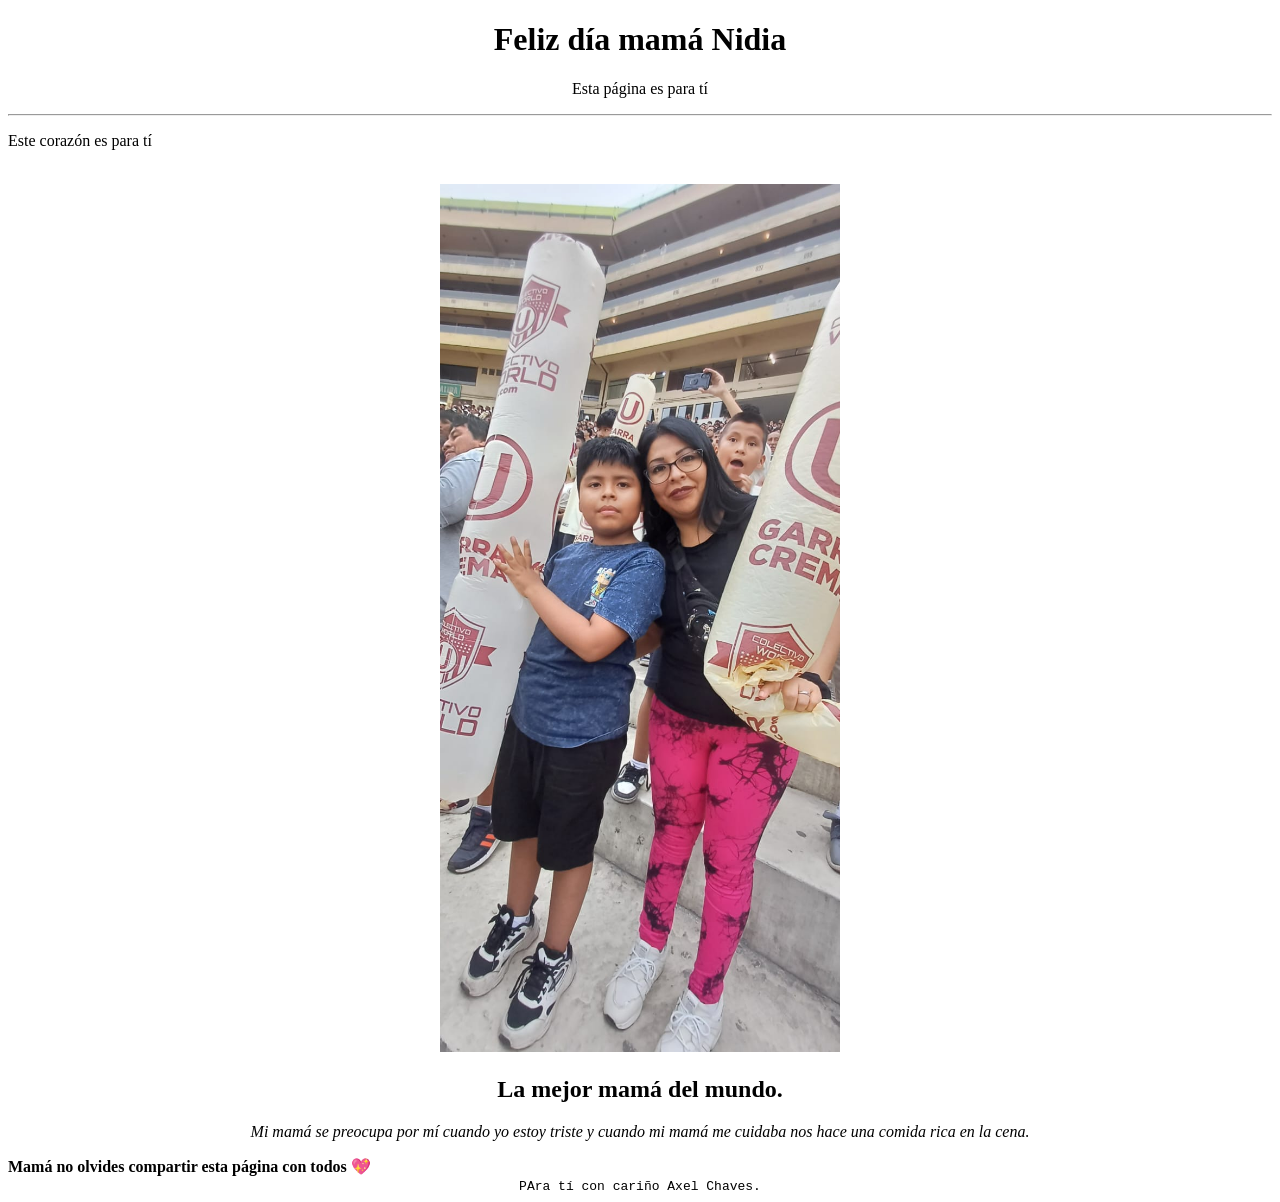
<file: docs/index.html>
<!DOCTYPE html>
<html lang="en">
<head>
  <meta charset="UTF-8">
  <meta name="viewport" content="width=device-width, initial-scale=1.0">
  <title>Nidia</title>
</head>
<body>
  <header>
    <h1 style="text-align: center;">Feliz día mamá Nidia</h1>
    <p style="text-align: center;">Esta página es para tí</p>
    <hr>
  </header>
  <main>
    <p>Este corazón es para tí</p>
    <br>
    <div style="width: 100%; text-align: center;">
      <img style="width: 100%; max-width: 400px;" src="./91a83b81-823a-44aa-9e05-85eb8fd2f53d.jpeg" alt="">
    </div>
    <h2 style="text-align: center;">La mejor mamá del mundo.</h2>
    <p style="text-align: center;">
      <em>Mi mamá se preocupa por mí cuando yo estoy triste y cuando mi mamá me cuidaba nos hace una comida rica en la cena.</em>
    </p>
    <strong>
      Mamá no olvides compartir esta página con todos 💖
    </strong>
  </main>
  <footer  style="text-align: center;">
    <code>PAra tí con cariño Axel Chaves.</code>
  </footer>
</body>
</html>
</file>
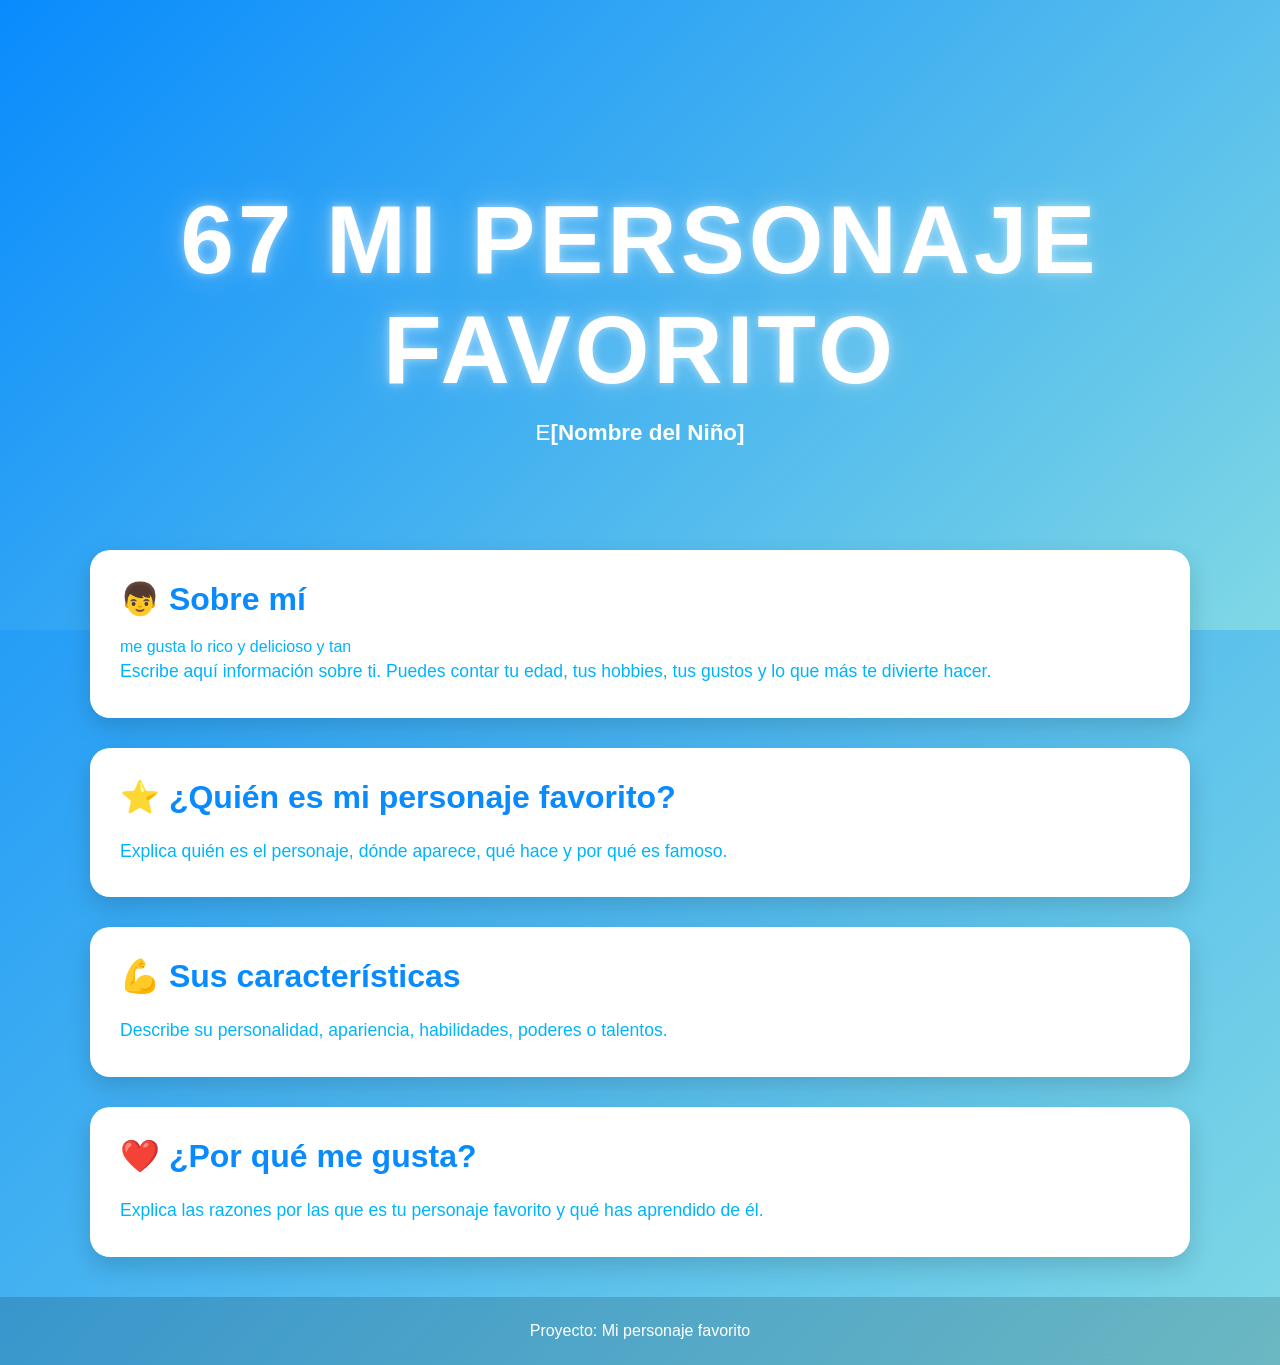
<file: docs/personajeFavorito/index.html>
<!DOCTYPE html>
<html lang="es">

<head>
    <meta charset="UTF-8">
    <meta name="viewport" content="width=device-width, initial-scale=1.0">
    <title>[Nombre del Personaje]</title>
    <link rel="stylesheet" href="style.css">
</head>

<body>

    <header class="hero">
        <div class="hero-content">
            <h1>67 MI Personaje favorito</h1>
            <p>E<strong>[Nombre del Niño]</strong></p>
        </div>
    </header>

    <main>

        <section class="card">
            <h2>👦 Sobre mí</h2>
        me gusta lo rico y delicioso y tan

            <p>
                Escribe aquí información sobre ti.
                Puedes contar tu edad, tus hobbies,
                tus gustos y lo que más te divierte hacer.
            </p>
        </section>

        <section class="card">
            <h2>⭐ ¿Quién es mi personaje favorito?</h2>
            

            <p>
                Explica quién es el personaje, dónde aparece,
                qué hace y por qué es famoso.
            </p>
        </section>

        <section class="card">
            <h2>💪 Sus características</h2>
            

            <p>
                Describe su personalidad, apariencia,
                habilidades, poderes o talentos.
            </p>
        </section>

        <section class="card">
            <h2>❤️ ¿Por qué me gusta?</h2>
            

            <p>
                Explica las razones por las que es tu personaje favorito
                y qué has aprendido de él.
            </p>
        </section>

    </main>

    <footer>
        <p>Proyecto: Mi personaje favorito</p>
    </footer>

</body>

</html>
</file>
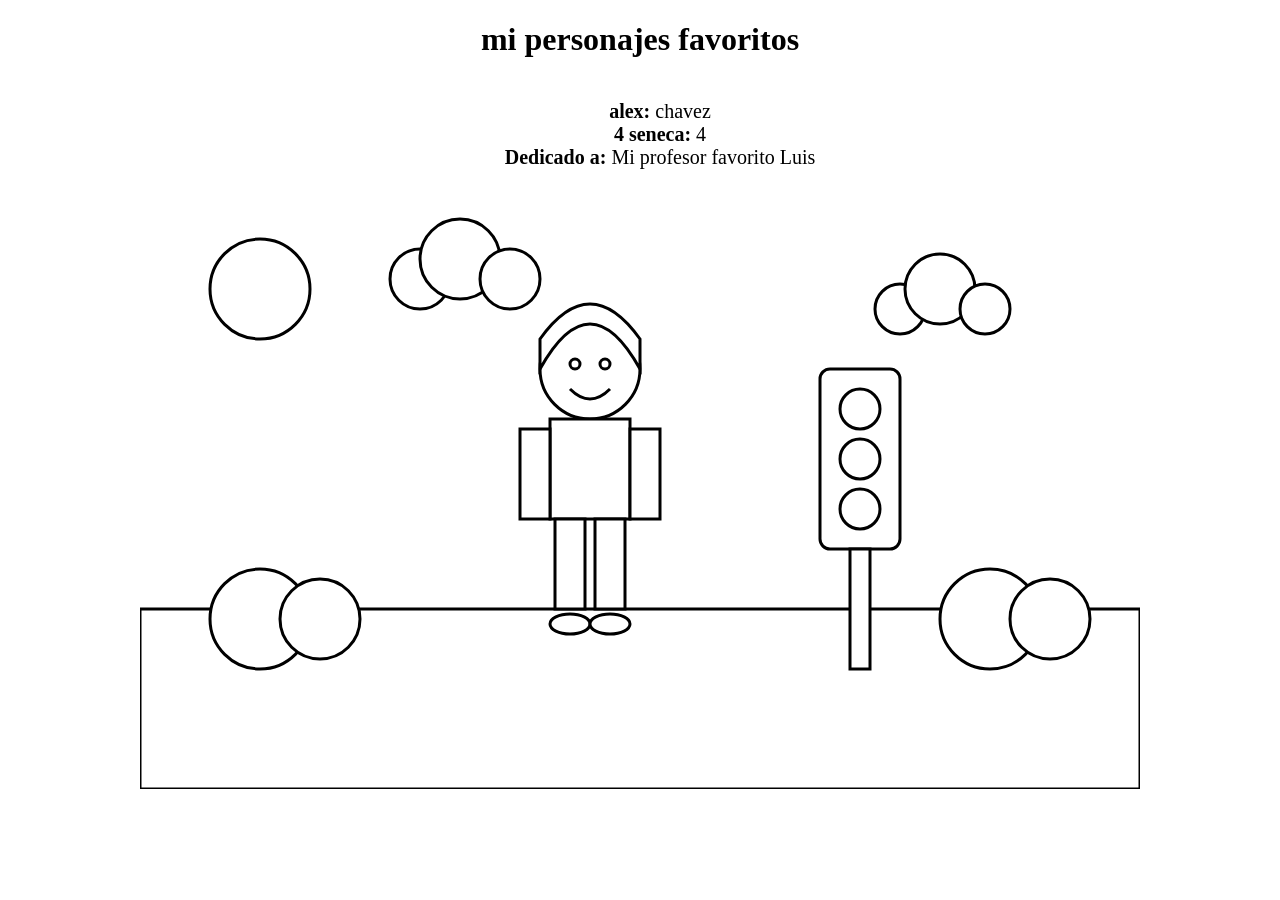
<file: docs/semaforoRGB/index.html>
<!DOCTYPE html>
<html lang="es">
<head>
    <meta charset="UTF-8">
    <title>Dibujo para colorear</title>
    <link rel="stylesheet" href="estilos.css">
</head>
<body>
<h1>mi personajes favoritos</h1>
<ul>
  <li><strong>alex:</strong> chavez</li>
  <li><strong>4 seneca:</strong> 4 </li>
  <li><strong>Dedicado a:</strong> Mi profesor favorito Luis</li>
</ul>
<svg viewBox="0 0 1000 600" class="dibujo cielo">

    <!-- Sol -->
    <circle class="sol" cx="120" cy="100" r="50"/>

    <!-- Nubes -->
    <g class="nube">
        <circle class="nube-cuerpo" cx="280" cy="90" r="30"/>
        <circle class="nube-cuerpo" cx="320" cy="70" r="40"/>
        <circle class="nube-cuerpo" cx="370" cy="90" r="30"/>
    </g>

    <g class="nube">
        <circle class="nube-cuerpo" cx="760" cy="120" r="25"/>
        <circle class="nube-cuerpo" cx="800" cy="100" r="35"/>
        <circle class="nube-cuerpo" cx="845" cy="120" r="25"/>
    </g>

    <!-- Césped -->
    <rect class="cesped" x="0" y="420" width="1000" height="180"/>

    <!-- Arbustos -->
    <circle class="arbusto" cx="120" cy="430" r="50"/>
    <circle class="arbusto" cx="180" cy="430" r="40"/>

    <circle class="arbusto" cx="850" cy="430" r="50"/>
    <circle class="arbusto" cx="910" cy="430" r="40"/>

    <!-- Semáforo -->
    <g class="semaforo">

        <rect class="cuerpo-semaforo"
              x="680"
              y="180"
              width="80"
              height="180"
              rx="10"/>

        <circle class="luz-roja"
                cx="720"
                cy="220"
                r="20"/>

        <circle class="luz-amarilla"
                cx="720"
                cy="270"
                r="20"/>

        <circle class="luz-verde"
                cx="720"
                cy="320"
                r="20"/>

        <rect class="palo-semaforo"
              x="710"
              y="360"
              width="20"
              height="120"/>

    </g>

    <!-- Persona -->

    <!-- Cabeza -->
    <circle class="piel"
            cx="450"
            cy="180"
            r="50"/>

    <!-- Cabello -->
    <path class="cabello"
          d="M400 180
             Q450 90 500 180
             L500 150
             Q450 80 400 150 Z"/>

    <!-- Ojos -->
    <circle class="ojo"
            cx="435"
            cy="175"
            r="5"/>

    <circle class="ojo"
            cx="465"
            cy="175"
            r="5"/>

    <!-- Sonrisa -->
    <path class="boca"
          d="M430 200 Q450 220 470 200"/>

    <!-- Polo -->
    <rect class="polo"
          x="410"
          y="230"
          width="80"
          height="100"/>

    <!-- Brazos -->
    <rect class="piel"
          x="380"
          y="240"
          width="30"
          height="90"/>

    <rect class="piel"
          x="490"
          y="240"
          width="30"
          height="90"/>

    <!-- Pantalón -->
    <rect class="pantalon"
          x="415"
          y="330"
          width="30"
          height="90"/>

    <rect class="pantalon"
          x="455"
          y="330"
          width="30"
          height="90"/>

    <!-- Zapatos -->
    <ellipse class="zapato"
             cx="430"
             cy="435"
             rx="20"
             ry="10"/>

    <ellipse class="zapato"
             cx="470"
             cy="435"
             rx="20"
             ry="10"/>

</svg>

</body>
</html>
</file>
<file: docs/personajeFavorito/style.css>
/*======================================
  PALETA DE COLORES
======================================*/
:root {
    --color-primario: #098bfd;
    --color-secundario: #7fd8e4;
}

/*======================================
  CONFIGURACIÓN GENERAL
======================================*/
* {
    margin: 0;
    padding: 0;
    box-sizing: border-box;
}

body {
    font-family: "Segoe UI", Arial, sans-serif;

    background: linear-gradient(
        135deg,
        var(--color-primario),
        var(--color-secundario)         
    );

    min-height: 100vh;
    color: #00b4fc;
}

/*======================================
  HERO
======================================*/
.hero {
    height: 70vh;

    display: flex;
    justify-content: center;
    align-items: center;

    text-align: center;

    background: linear-gradient(
        135deg,
        var(--color-primario),
        var(--color-secundario)
    );

    color: white;
}

.hero-content {
    animation: aparecer 1.5s ease;
}

.hero h1 {
    font-size: clamp(3rem, 8vw, 6rem);
    letter-spacing: 4px;
    text-transform: uppercase;

    text-shadow:
        0 0 10px rgba(255,255,255,.5),
        0 0 30px rgba(255,255,255,.3);

    animation: flotar 3s ease-in-out infinite;
}

.hero p {
    font-size: 1.4rem;
    margin-top: 15px;
}

/*======================================
  CONTENEDOR
======================================*/
main {
    width: 90%;
    max-width: 1100px;

    margin: -80px auto 40px;
}

/*======================================
  TARJETAS
======================================*/
.card {
    background: white;

    margin-bottom: 30px;
    padding: 30px;

    border-radius: 20px;

    box-shadow: 0 10px 25px rgba(0,0,0,.15);

    transition: .3s;
}

.card:hover {
    transform: translateY(-8px);
}

.card h2 {
    color: var(--color-primario);
    margin-bottom: 20px;
    font-size: 2rem;
}

.card img {
    width: 100%;
    max-width: 450px;

    display: block;
    margin: 20px auto;

    border-radius: 15px;

    transition: .4s;
}

.card img:hover {
    transform: scale(1.05);
}

.card p {
    font-size: 1.1rem;
    line-height: 1.8;
}

/*======================================
  FOOTER
======================================*/
footer {
    text-align: center;

    padding: 25px;

    color: white;

    background: rgba(0,0,0,.15);

    backdrop-filter: blur(5px);
}

/*======================================
  ANIMACIONES
======================================*/
@keyframes aparecer {
    from {
        opacity: 0;
        transform: translateY(40px);
    }

    to {
        opacity: 1;
        transform: translateY(0);
    }
}

@keyframes flotar {
    0% {
        transform: translateY(0);
    }

    50% {
        transform: translateY(-10px);
    }

    100% {
        transform: translateY(0);
    }
}

/*======================================
  RESPONSIVE
======================================*/
@media (max-width: 768px) {

    .hero {
        height: 55vh;
    }

    .hero p {
        font-size: 1rem;
    }

    .card {
        padding: 20px;
    }

    .card h2 {
        font-size: 1.5rem;
    }
}
</file>
<file: docs/semaforoRGB/estilos.css>
body{
    margin:0;
    display:flex;
    justify-content:center;
    background:white;
    flex-direction: column;
    align-items: center;

}
h1 {
  text-align: center;
}
ul {
  list-style-type: none;
  display: flex;
  flex-direction: column;
  align-items: center;
  font-size: 20px;
}
.dibujo{
    width:1000px;
}

.cielo,
.sol,
.nube-cuerpo,
.cesped,
.arbusto,
.cuerpo-semaforo,
.luz-roja,
.luz-amarilla,
.luz-verde,
.palo-semaforo,
.piel,
.cabello,
.ojo,
.polo,
.pantalon,
.zapato{
    fill:white;
    stroke:black;
    stroke-width:3;
}
</file>
